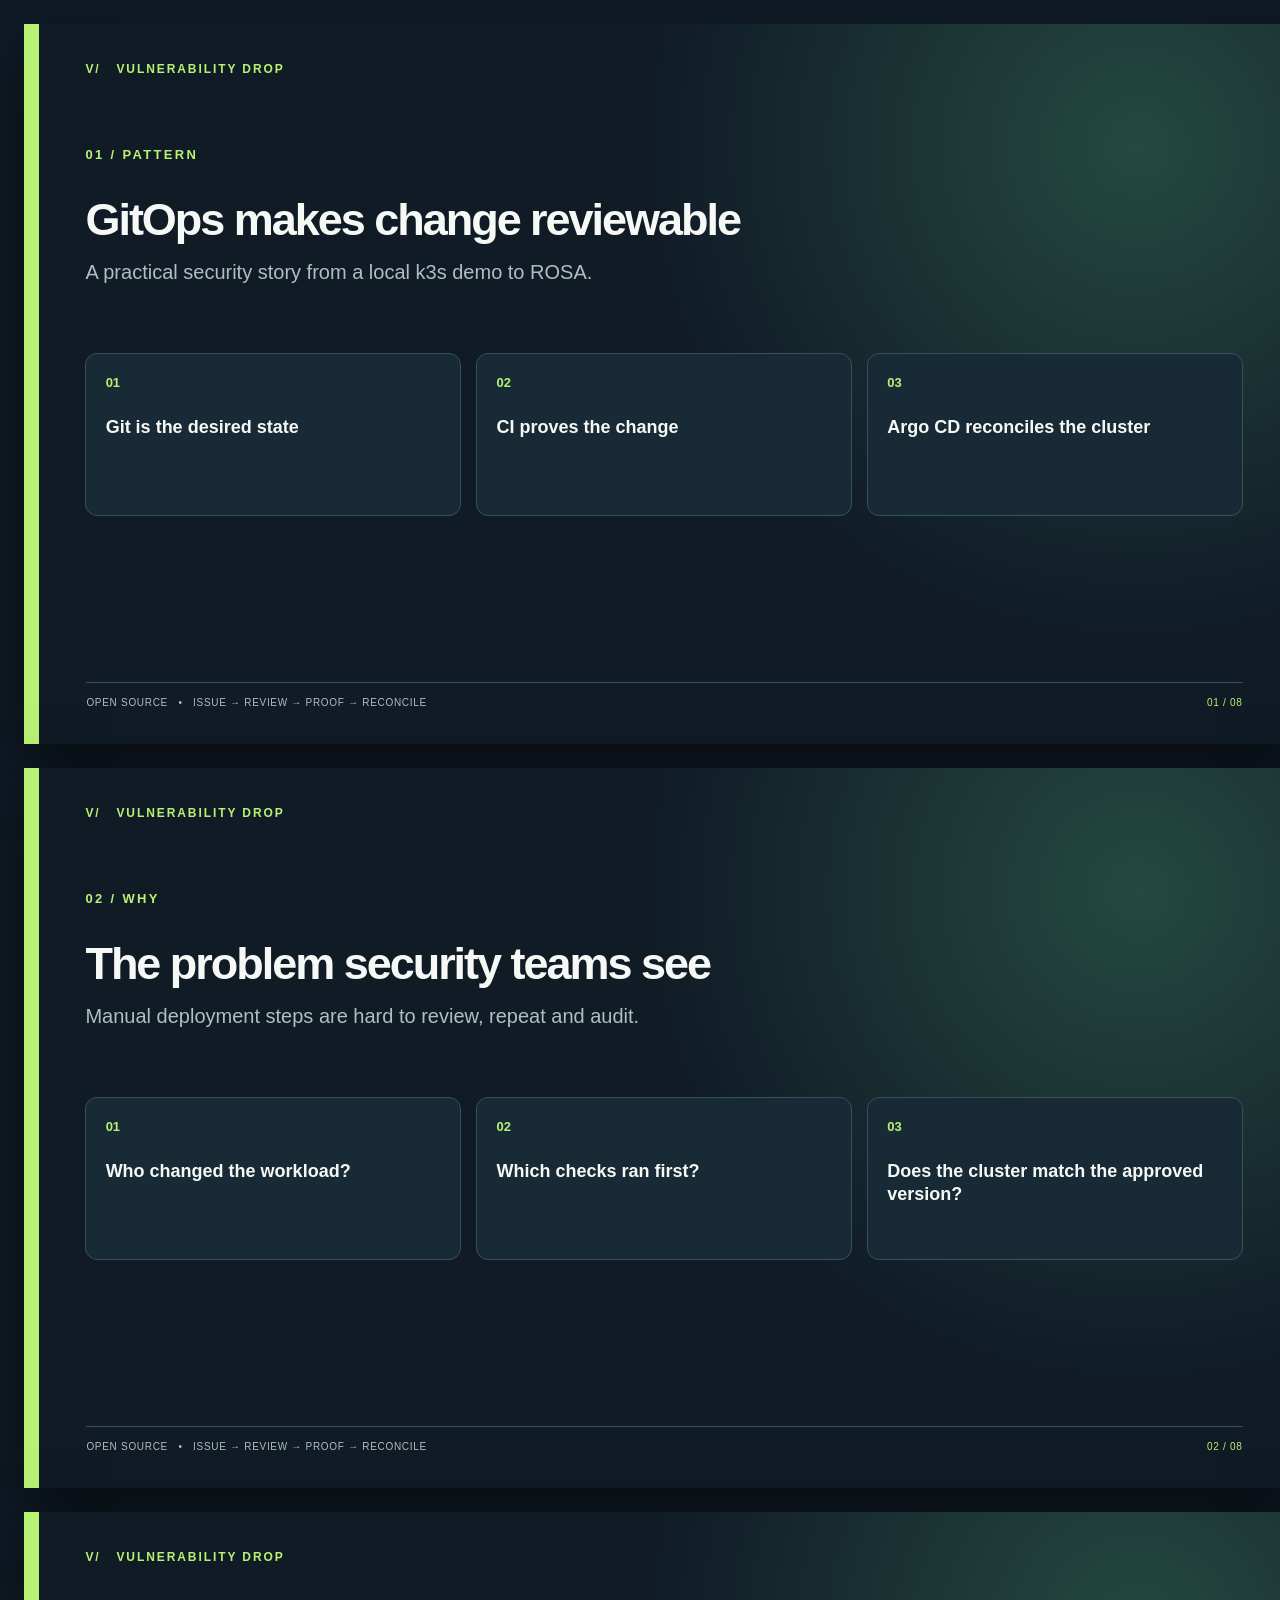
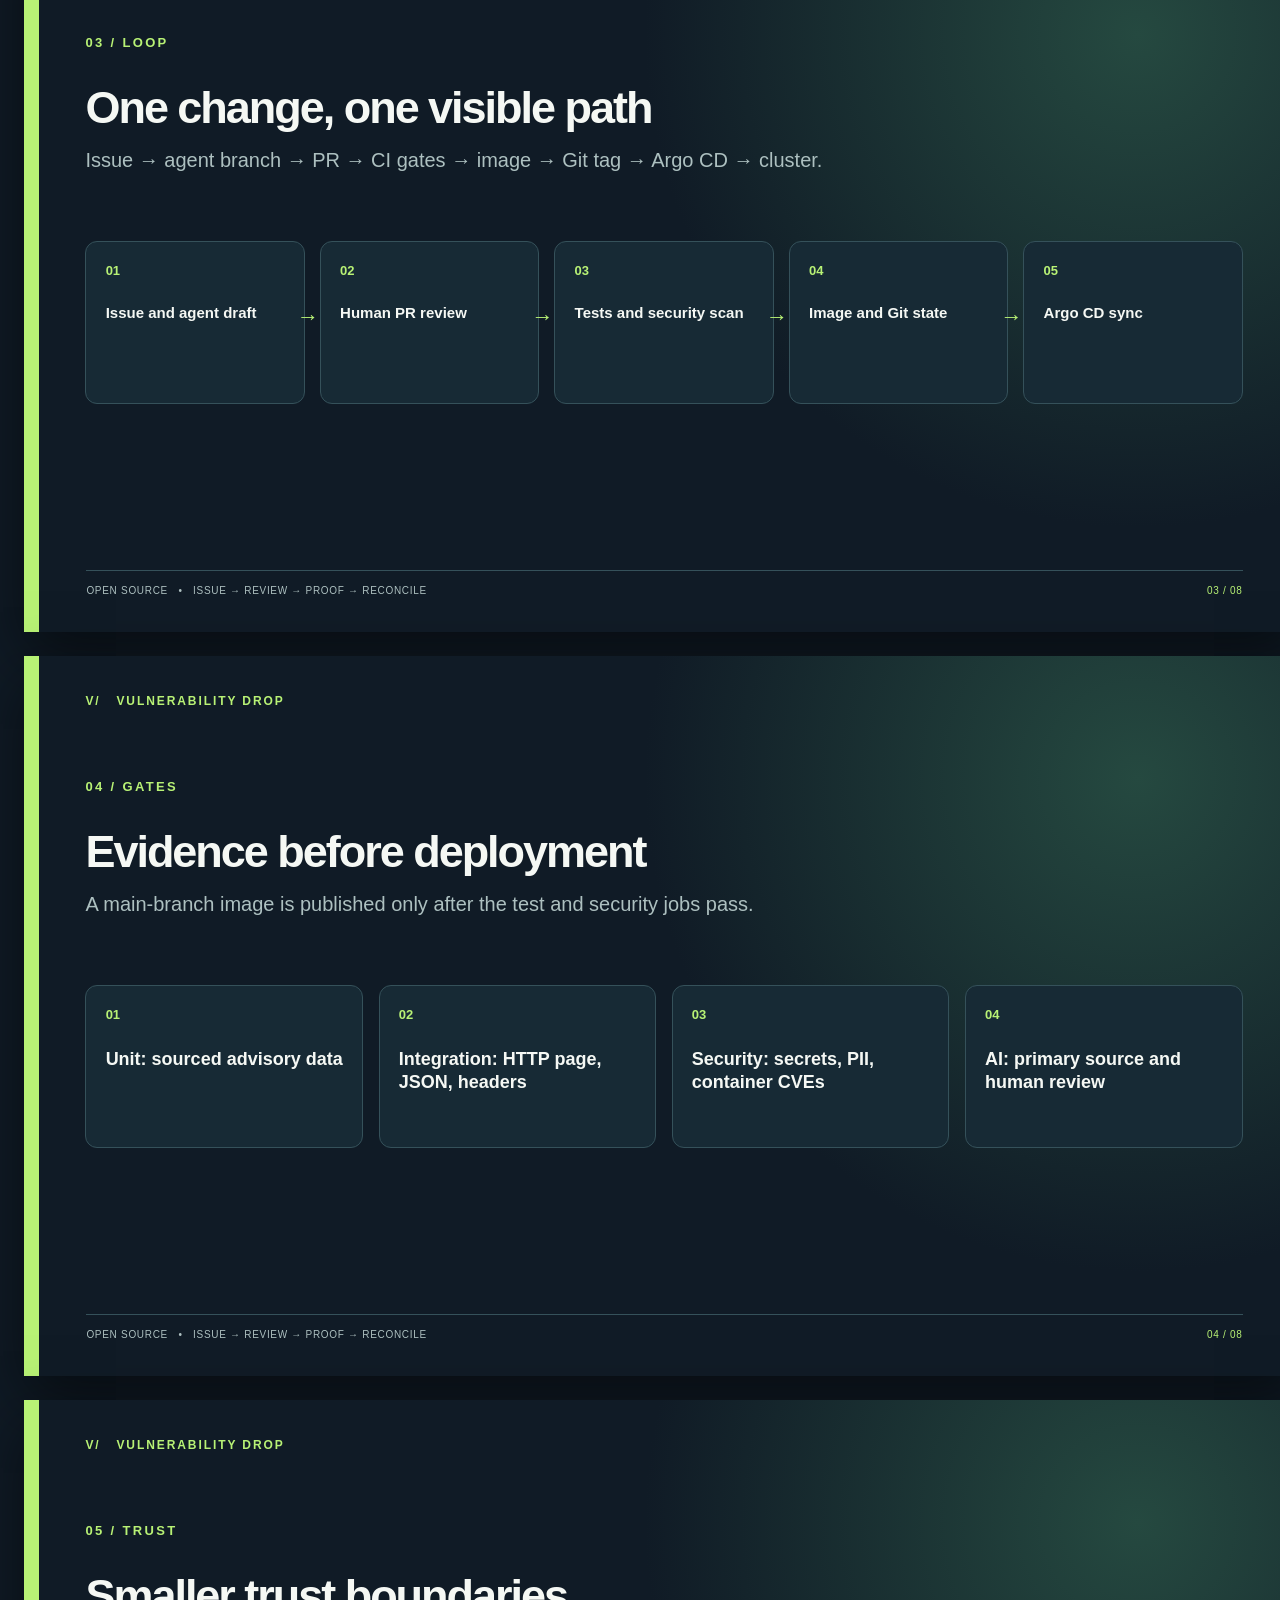
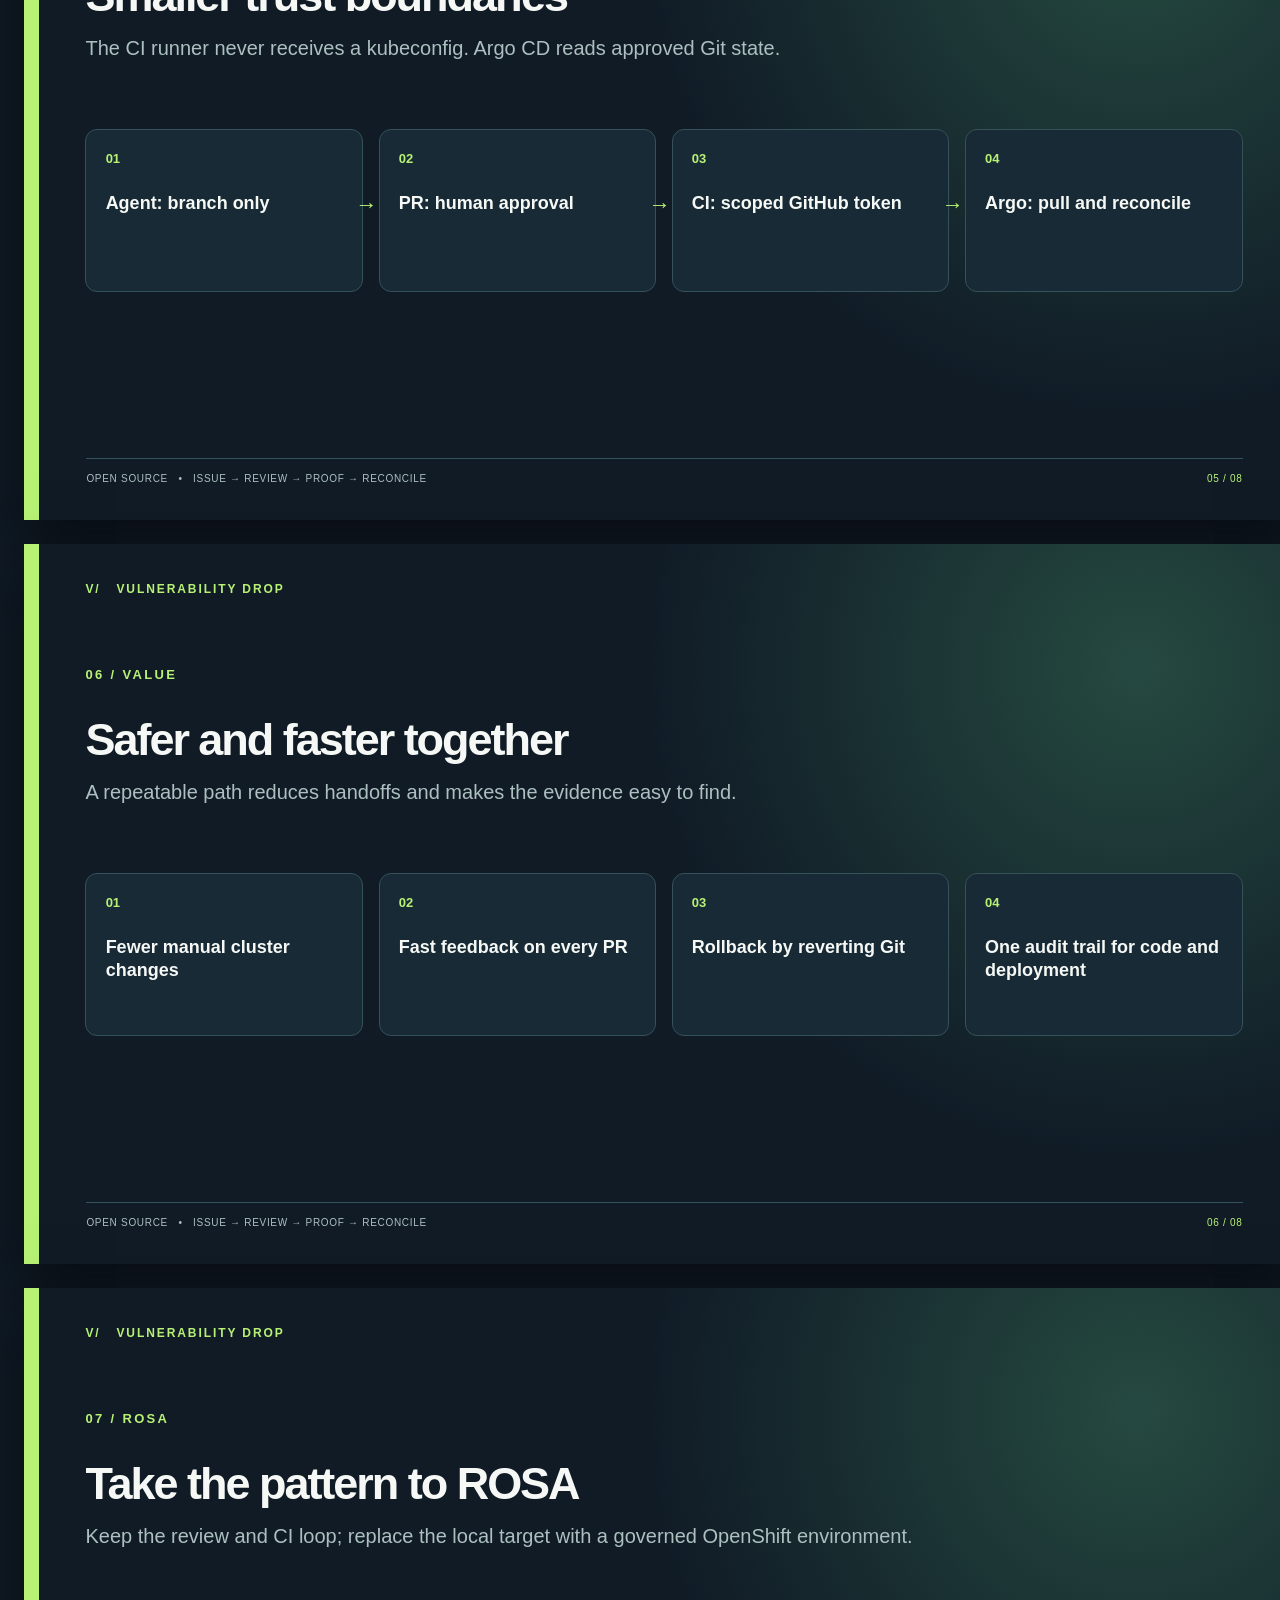
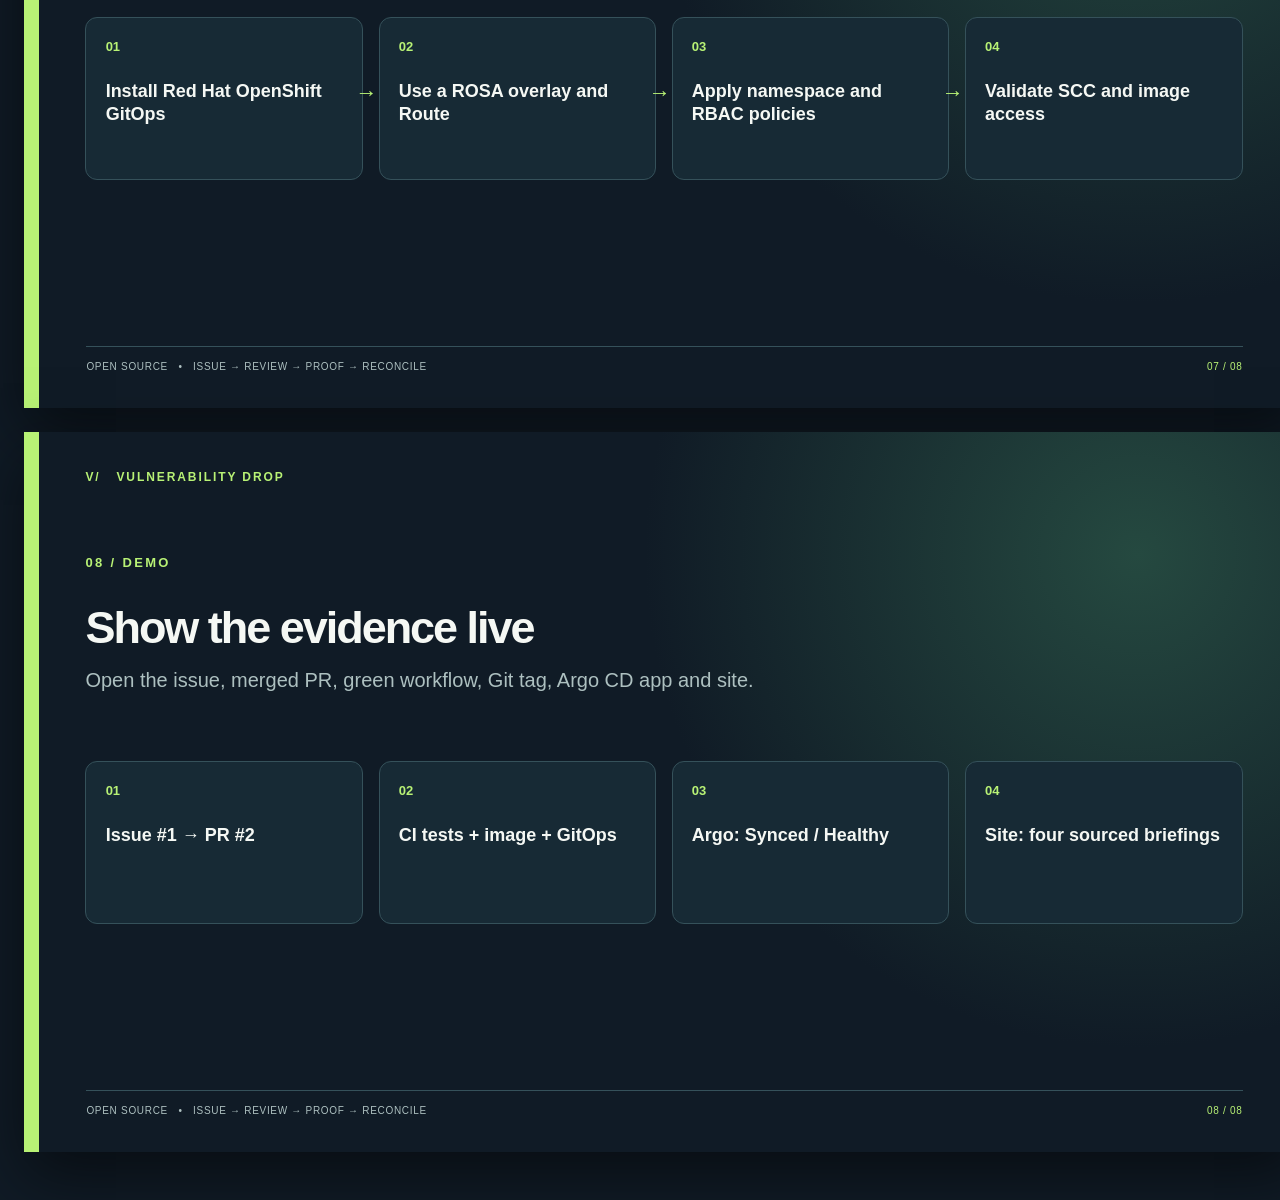
<file: docs/slides/gitops-security-briefing.html>
<!doctype html><html lang="en"><head><meta charset="utf-8"><meta name="viewport" content="width=device-width,initial-scale=1"><title>GitOps security briefing</title><style>@page{size:13.333in 7.5in;margin:0}*{box-sizing:border-box}html,body{margin:0;background:#101B26;color:#F5F8F4;font-family:Arial,sans-serif}.slide{width:13.333in;height:7.5in;position:relative;overflow:hidden;page-break-after:always;background:radial-gradient(circle at 87% 17%,#254940 0,#101b26 39%);padding:.4in .64in}.rail{position:absolute;left:0;top:0;width:.16in;height:100%;background:#B8F275}header{font-size:12px;letter-spacing:.16em;color:#B8F275;font-weight:800}main{margin-top:.74in}.eyebrow{color:#B8F275;font-size:13px;letter-spacing:.18em;font-weight:800}h1{font-size:45px;letter-spacing:-.045em;margin:.35in 0 .14in;line-height:1.08}h2{font-size:20px;color:#ADC0C0;font-weight:400;max-width:10.8in;line-height:1.4;margin:0}.cards{display:flex;gap:.16in;margin-top:.7in}.card{flex:1;min-width:0;height:1.7in;background:#172A35;border:1px solid #35515a;border-radius:12px;padding:.2in}.card b{font-size:13px;color:#B8F275}.card p{font-size:18px;line-height:1.25;font-weight:700;margin:.26in 0 0}.count-5 .card p{font-size:15px}footer{position:absolute;left:.65in;right:.64in;bottom:.37in;border-top:1px solid #35515a;padding-top:.15in;display:flex;justify-content:space-between;color:#ADC0C0;font-size:10px;letter-spacing:.07em}footer span:last-child{color:#B8F275}@media screen{body{padding:24px}.slide{margin:0 auto 24px;box-shadow:0 24px 60px #0008}}.card{position:relative}.flow .card:not(:last-child):after{content:"→";position:absolute;right:-.16in;top:.64in;color:#B8F275;font-size:22px;z-index:2}</style></head><body><section class="slide"><div class="rail"></div><header>V/ &nbsp; VULNERABILITY DROP</header>
        <main><div class="eyebrow">01 / PATTERN</div><h1>GitOps makes change reviewable</h1><h2>A practical security story from a local k3s demo to ROSA.</h2>
        <div class="cards count-3"><div class="card"><b>01</b><p>Git is the desired state</p></div><div class="card"><b>02</b><p>CI proves the change</p></div><div class="card"><b>03</b><p>Argo CD reconciles the cluster</p></div></div></main>
        <footer><span>OPEN SOURCE &nbsp; • &nbsp; ISSUE → REVIEW → PROOF → RECONCILE</span><span>01 / 08</span></footer></section><section class="slide"><div class="rail"></div><header>V/ &nbsp; VULNERABILITY DROP</header>
        <main><div class="eyebrow">02 / WHY</div><h1>The problem security teams see</h1><h2>Manual deployment steps are hard to review, repeat and audit.</h2>
        <div class="cards count-3"><div class="card"><b>01</b><p>Who changed the workload?</p></div><div class="card"><b>02</b><p>Which checks ran first?</p></div><div class="card"><b>03</b><p>Does the cluster match the approved version?</p></div></div></main>
        <footer><span>OPEN SOURCE &nbsp; • &nbsp; ISSUE → REVIEW → PROOF → RECONCILE</span><span>02 / 08</span></footer></section><section class="slide"><div class="rail"></div><header>V/ &nbsp; VULNERABILITY DROP</header>
        <main><div class="eyebrow">03 / LOOP</div><h1>One change, one visible path</h1><h2>Issue → agent branch → PR → CI gates → image → Git tag → Argo CD → cluster.</h2>
        <div class="cards count-5 flow"><div class="card"><b>01</b><p>Issue and agent draft</p></div><div class="card"><b>02</b><p>Human PR review</p></div><div class="card"><b>03</b><p>Tests and security scan</p></div><div class="card"><b>04</b><p>Image and Git state</p></div><div class="card"><b>05</b><p>Argo CD sync</p></div></div></main>
        <footer><span>OPEN SOURCE &nbsp; • &nbsp; ISSUE → REVIEW → PROOF → RECONCILE</span><span>03 / 08</span></footer></section><section class="slide"><div class="rail"></div><header>V/ &nbsp; VULNERABILITY DROP</header>
        <main><div class="eyebrow">04 / GATES</div><h1>Evidence before deployment</h1><h2>A main-branch image is published only after the test and security jobs pass.</h2>
        <div class="cards count-4"><div class="card"><b>01</b><p>Unit: sourced advisory data</p></div><div class="card"><b>02</b><p>Integration: HTTP page, JSON, headers</p></div><div class="card"><b>03</b><p>Security: secrets, PII, container CVEs</p></div><div class="card"><b>04</b><p>AI: primary source and human review</p></div></div></main>
        <footer><span>OPEN SOURCE &nbsp; • &nbsp; ISSUE → REVIEW → PROOF → RECONCILE</span><span>04 / 08</span></footer></section><section class="slide"><div class="rail"></div><header>V/ &nbsp; VULNERABILITY DROP</header>
        <main><div class="eyebrow">05 / TRUST</div><h1>Smaller trust boundaries</h1><h2>The CI runner never receives a kubeconfig. Argo CD reads approved Git state.</h2>
        <div class="cards count-4 flow"><div class="card"><b>01</b><p>Agent: branch only</p></div><div class="card"><b>02</b><p>PR: human approval</p></div><div class="card"><b>03</b><p>CI: scoped GitHub token</p></div><div class="card"><b>04</b><p>Argo: pull and reconcile</p></div></div></main>
        <footer><span>OPEN SOURCE &nbsp; • &nbsp; ISSUE → REVIEW → PROOF → RECONCILE</span><span>05 / 08</span></footer></section><section class="slide"><div class="rail"></div><header>V/ &nbsp; VULNERABILITY DROP</header>
        <main><div class="eyebrow">06 / VALUE</div><h1>Safer and faster together</h1><h2>A repeatable path reduces handoffs and makes the evidence easy to find.</h2>
        <div class="cards count-4"><div class="card"><b>01</b><p>Fewer manual cluster changes</p></div><div class="card"><b>02</b><p>Fast feedback on every PR</p></div><div class="card"><b>03</b><p>Rollback by reverting Git</p></div><div class="card"><b>04</b><p>One audit trail for code and deployment</p></div></div></main>
        <footer><span>OPEN SOURCE &nbsp; • &nbsp; ISSUE → REVIEW → PROOF → RECONCILE</span><span>06 / 08</span></footer></section><section class="slide"><div class="rail"></div><header>V/ &nbsp; VULNERABILITY DROP</header>
        <main><div class="eyebrow">07 / ROSA</div><h1>Take the pattern to ROSA</h1><h2>Keep the review and CI loop; replace the local target with a governed OpenShift environment.</h2>
        <div class="cards count-4 flow"><div class="card"><b>01</b><p>Install Red Hat OpenShift GitOps</p></div><div class="card"><b>02</b><p>Use a ROSA overlay and Route</p></div><div class="card"><b>03</b><p>Apply namespace and RBAC policies</p></div><div class="card"><b>04</b><p>Validate SCC and image access</p></div></div></main>
        <footer><span>OPEN SOURCE &nbsp; • &nbsp; ISSUE → REVIEW → PROOF → RECONCILE</span><span>07 / 08</span></footer></section><section class="slide"><div class="rail"></div><header>V/ &nbsp; VULNERABILITY DROP</header>
        <main><div class="eyebrow">08 / DEMO</div><h1>Show the evidence live</h1><h2>Open the issue, merged PR, green workflow, Git tag, Argo CD app and site.</h2>
        <div class="cards count-4"><div class="card"><b>01</b><p>Issue #1 → PR #2</p></div><div class="card"><b>02</b><p>CI tests + image + GitOps</p></div><div class="card"><b>03</b><p>Argo: Synced / Healthy</p></div><div class="card"><b>04</b><p>Site: four sourced briefings</p></div></div></main>
        <footer><span>OPEN SOURCE &nbsp; • &nbsp; ISSUE → REVIEW → PROOF → RECONCILE</span><span>08 / 08</span></footer></section></body></html>
</file>
